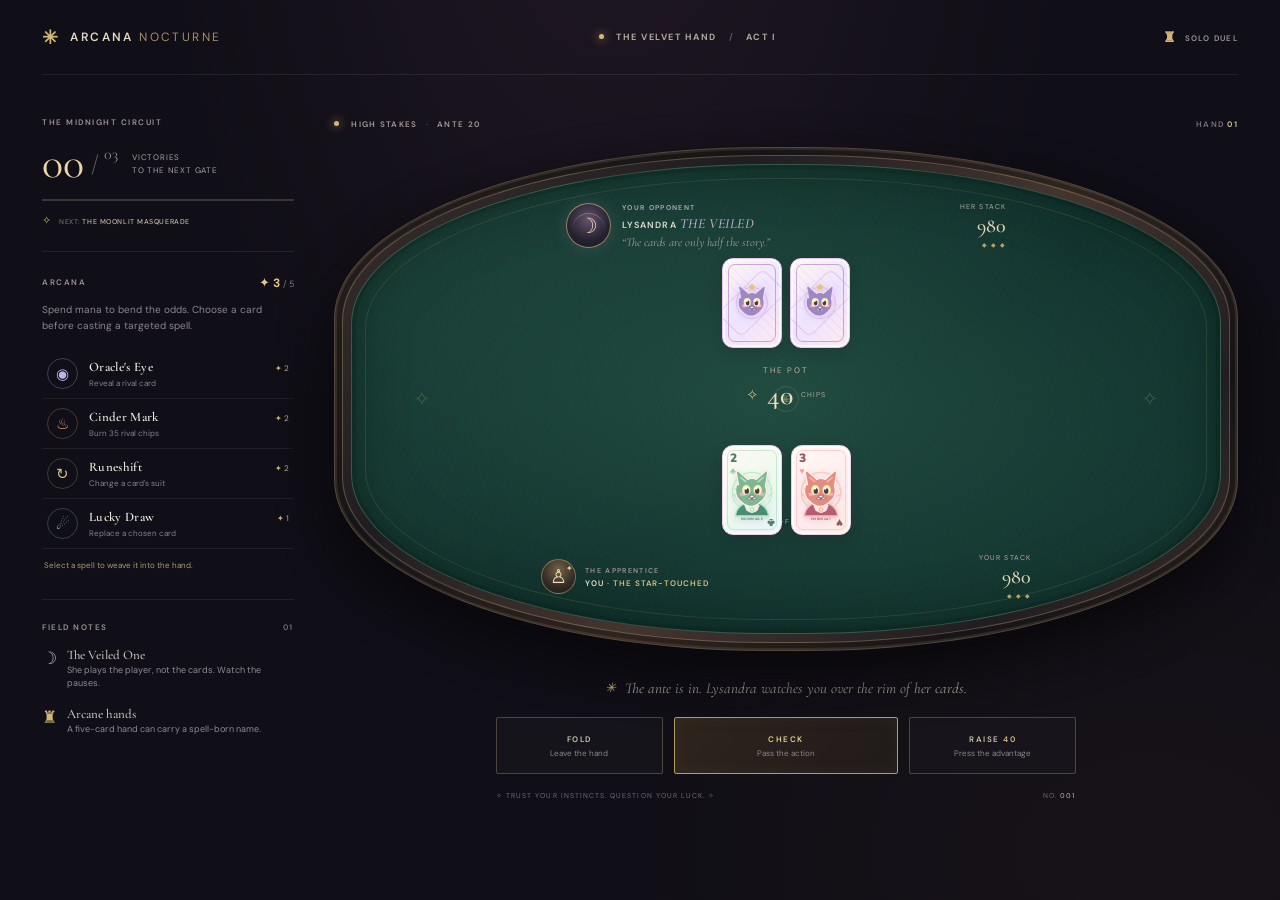
<file: index.html>
<!doctype html>
<html lang="en">
  <head>
    <meta charset="UTF-8" />
    <meta name="viewport" content="width=device-width, initial-scale=1.0" />
    <meta name="theme-color" content="#100e18" />
    <meta
      name="description"
      content="A high-stakes poker duel in a candlelit hall of magic."
    />
    <title>Arcana Nocturne — The Velvet Hand</title>
    <link rel="stylesheet" href="style.css?v=spellcat-design-v2" />
  </head>
  <body>
    <main class="game-shell">
      <header class="topbar">
        <a class="wordmark" href="#" aria-label="Arcana Nocturne home">
          <span class="wordmark-mark" aria-hidden="true">✳</span>
          <span>ARCANA <i>NOCTURNE</i></span>
        </a>
        <div class="tournament-label"><span></span> <b id="act-name">THE VELVET HAND</b> <span class="topbar-divider">/</span> <b id="act-number">ACT I</b></div>
        <div class="sound-button"><span aria-hidden="true">♜</span><span>SOLO DUEL</span></div>
      </header>

      <div class="game-layout">
        <aside class="left-rail">
          <div class="rail-section tournament-card">
            <div class="eyebrow">THE MIDNIGHT CIRCUIT</div>
            <div class="tournament-progress">
              <span class="progress-number" id="wins-count">00</span>
              <span class="progress-slash">/</span>
              <span class="progress-total">03</span>
              <span class="progress-copy">VICTORIES<br />TO THE NEXT GATE</span>
            </div>
            <div class="progress-track"><span id="progress-fill"></span></div>
            <div class="tournament-reward"><span aria-hidden="true">✧</span> NEXT: <b id="next-gate">THE MOONLIT MASQUERADE</b></div>
          </div>

          <div class="rail-section spell-section">
            <div class="section-heading">
              <span class="eyebrow">ARCANA</span>
              <span class="mana-counter"><span aria-hidden="true">✦</span> <b id="mana-count">3</b> <small>/ 5</small></span>
            </div>
            <p class="rail-intro">Spend mana to bend the odds. Choose a card before casting a targeted spell.</p>
            <button class="spell-card" id="spell-oracle" data-spell="oracle" type="button">
              <span class="spell-icon oracle-icon" aria-hidden="true">◉</span>
              <span class="spell-copy"><b>Oracle's Eye</b><small>Reveal a rival card</small></span>
              <span class="spell-cost">✦ 2</span>
            </button>
            <button class="spell-card" id="spell-cinder" data-spell="cinder" type="button">
              <span class="spell-icon cinder-icon" aria-hidden="true">♨</span>
              <span class="spell-copy"><b>Cinder Mark</b><small>Burn 35 rival chips</small></span>
              <span class="spell-cost">✦ 2</span>
            </button>
            <button class="spell-card" id="spell-runeshift" data-spell="runeshift" type="button">
              <span class="spell-icon shift-icon" aria-hidden="true">↻</span>
              <span class="spell-copy"><b>Runeshift</b><small>Change a card's suit</small></span>
              <span class="spell-cost">✦ 2</span>
            </button>
            <button class="spell-card" id="spell-lucky" data-spell="lucky" type="button">
              <span class="spell-icon lucky-icon" aria-hidden="true">☄</span>
              <span class="spell-copy"><b>Lucky Draw</b><small>Replace a chosen card</small></span>
              <span class="spell-cost">✦ 1</span>
            </button>
            <div class="spell-hint" id="spell-hint" aria-live="polite">Select a spell to weave it into the hand.</div>
          </div>

          <div class="rail-section journal-section">
            <div class="eyebrow">FIELD NOTES <span class="note-count">01</span></div>
            <div class="journal-entry">
              <span class="journal-glyph" aria-hidden="true">☽</span>
              <p><b>The Veiled One</b><br />She plays the player, not the cards. Watch the pauses.</p>
            </div>
            <div class="journal-entry">
              <span class="journal-glyph gold" aria-hidden="true">♜</span>
              <p><b>Arcane hands</b><br />A five-card hand can carry a spell-born name.</p>
            </div>
          </div>
        </aside>

        <section class="arena" aria-label="Poker table">
          <div class="arena-topline">
            <div class="ante-label"><span class="live-dot"></span> HIGH STAKES <span class="ante-divider">·</span> ANTE 20</div>
            <div class="hand-number">HAND <span id="hand-number">01</span></div>
          </div>

          <div class="table-wrap">
            <div class="table-halo"></div>
            <div class="table-rim"></div>
            <div class="table-felt">
              <div class="felt-ornament ornament-left" aria-hidden="true">✧</div>
              <div class="felt-ornament ornament-right" aria-hidden="true">✧</div>
              <div class="opponent-zone">
                <div class="opponent-info">
                  <div class="opponent-portrait" aria-hidden="true"><span>☽</span><i></i></div>
                  <div class="opponent-name"><span class="eyebrow">YOUR OPPONENT</span><b>LYSANDRA <i>THE VEILED</i></b><small id="opponent-mood">“The cards are only half the story.”</small></div>
                  <div class="opponent-stack"><small>HER STACK</small><b id="opponent-chips">1,000</b><span>◆ ◆ ◆</span></div>
                </div>
                <div class="opponent-cards" id="opponent-cards" aria-label="Opponent's cards"></div>
              </div>

              <div class="table-center">
                <div class="pot-display"><span class="pot-label">THE POT</span><div><span class="pot-glyph">✧</span><b id="pot-count">0</b><span class="pot-units">CHIPS</span></div></div>
                <div class="community-cards" id="community-cards" aria-label="Community cards"></div>
                <div class="round-label" id="round-label">THE TABLE AWAITS</div>
              </div>

              <div class="player-zone">
                <div class="player-cards" id="player-cards" aria-label="Your cards"></div>
                <div class="player-info">
                  <div class="player-identity">
                    <div class="player-crest" aria-hidden="true"><span>♙</span><i>✦</i></div>
                    <div><span class="eyebrow">THE APPRENTICE</span><b>YOU <i>· THE STAR-TOUCHED</i></b></div>
                  </div>
                  <div class="player-stack"><small>YOUR STACK</small><b id="player-chips">1,000</b><span>◆ ◆ ◆</span></div>
                </div>
              </div>
              <div class="table-emblem" aria-hidden="true"><span>✦</span><i>✧</i></div>
            </div>
          </div>

          <div class="action-area">
            <div class="duel-feed" id="duel-feed" aria-live="polite">
              <span class="feed-mark" aria-hidden="true">✳</span>
              <span id="feed-message">The velvet table is yours. Take your seat, apprentice.</span>
            </div>
            <div class="action-row">
              <button class="action-button secondary" id="fold-button" type="button" disabled><span>FOLD</span><small>Leave the hand</small></button>
              <button class="action-button primary" id="check-button" type="button"><span id="check-label">DEAL THE HAND</span><small id="check-detail">The night is young</small></button>
              <button class="action-button secondary raise-button" id="raise-button" type="button" disabled><span>RAISE <i>40</i></span><small>Press the advantage</small></button>
            </div>
            <div class="table-footer"><span>✧ TRUST YOUR INSTINCTS. QUESTION YOUR LUCK. ✧</span><span>NO. <b id="footer-hand">001</b></span></div>
          </div>
        </section>
      </div>
      <div class="toast" id="toast" role="status" aria-live="polite"></div>
    </main>
    <script src="game.js?v=spellcat-design"></script>
  </body>
</html>
</file>
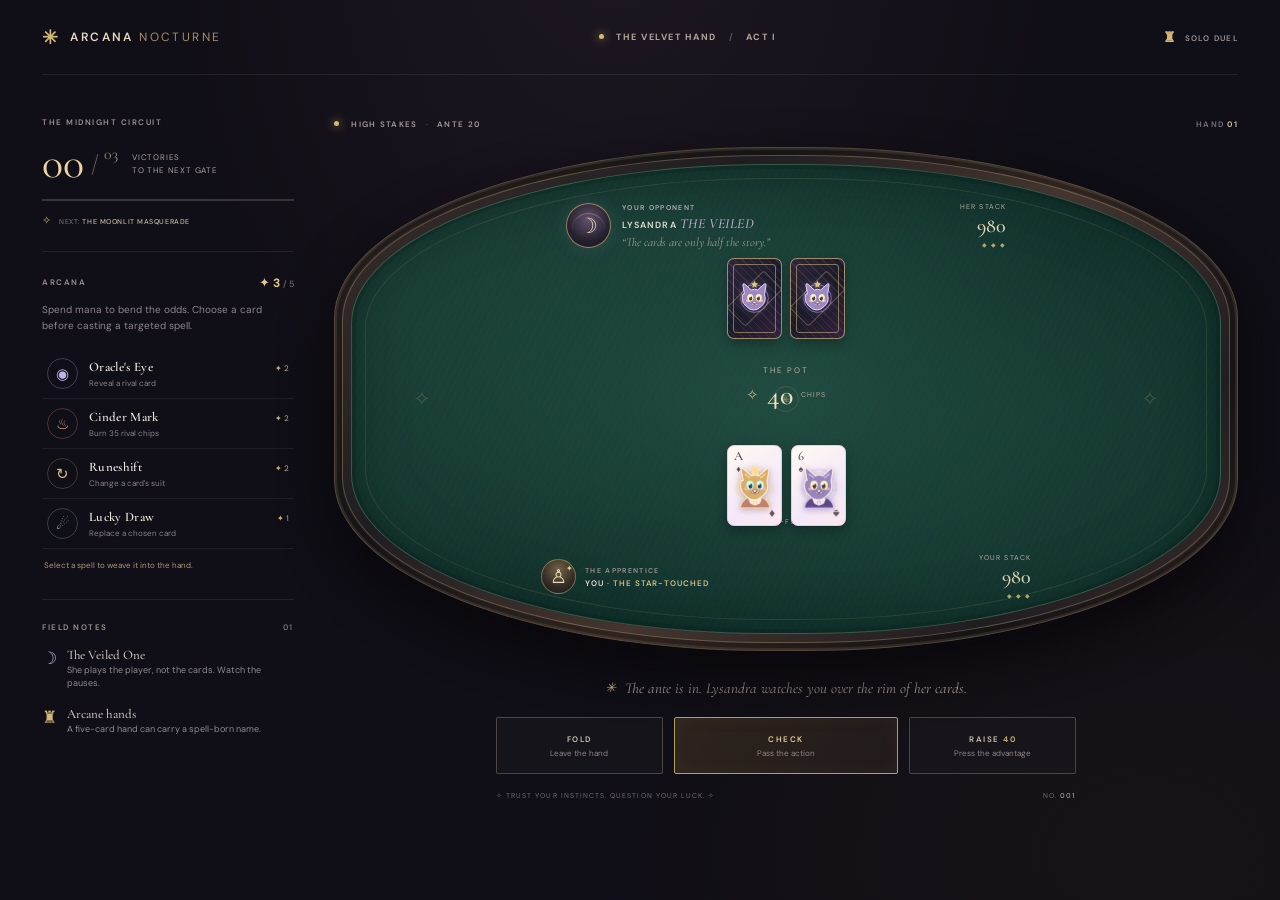
<file: before-restyle/index.html>
<!doctype html>
<html lang="en">
  <head>
    <meta charset="UTF-8" />
    <meta name="viewport" content="width=device-width, initial-scale=1.0" />
    <meta name="theme-color" content="#100e18" />
    <meta
      name="description"
      content="A high-stakes poker duel in a candlelit hall of magic."
    />
    <title>Arcana Nocturne — The Velvet Hand</title>
    <link rel="stylesheet" href="style.css?v=cute-cards" />
  </head>
  <body>
    <main class="game-shell">
      <header class="topbar">
        <a class="wordmark" href="#" aria-label="Arcana Nocturne home">
          <span class="wordmark-mark" aria-hidden="true">✳</span>
          <span>ARCANA <i>NOCTURNE</i></span>
        </a>
        <div class="tournament-label"><span></span> <b id="act-name">THE VELVET HAND</b> <span class="topbar-divider">/</span> <b id="act-number">ACT I</b></div>
        <div class="sound-button"><span aria-hidden="true">♜</span><span>SOLO DUEL</span></div>
      </header>

      <div class="game-layout">
        <aside class="left-rail">
          <div class="rail-section tournament-card">
            <div class="eyebrow">THE MIDNIGHT CIRCUIT</div>
            <div class="tournament-progress">
              <span class="progress-number" id="wins-count">00</span>
              <span class="progress-slash">/</span>
              <span class="progress-total">03</span>
              <span class="progress-copy">VICTORIES<br />TO THE NEXT GATE</span>
            </div>
            <div class="progress-track"><span id="progress-fill"></span></div>
            <div class="tournament-reward"><span aria-hidden="true">✧</span> NEXT: <b id="next-gate">THE MOONLIT MASQUERADE</b></div>
          </div>

          <div class="rail-section spell-section">
            <div class="section-heading">
              <span class="eyebrow">ARCANA</span>
              <span class="mana-counter"><span aria-hidden="true">✦</span> <b id="mana-count">3</b> <small>/ 5</small></span>
            </div>
            <p class="rail-intro">Spend mana to bend the odds. Choose a card before casting a targeted spell.</p>
            <button class="spell-card" id="spell-oracle" data-spell="oracle" type="button">
              <span class="spell-icon oracle-icon" aria-hidden="true">◉</span>
              <span class="spell-copy"><b>Oracle's Eye</b><small>Reveal a rival card</small></span>
              <span class="spell-cost">✦ 2</span>
            </button>
            <button class="spell-card" id="spell-cinder" data-spell="cinder" type="button">
              <span class="spell-icon cinder-icon" aria-hidden="true">♨</span>
              <span class="spell-copy"><b>Cinder Mark</b><small>Burn 35 rival chips</small></span>
              <span class="spell-cost">✦ 2</span>
            </button>
            <button class="spell-card" id="spell-runeshift" data-spell="runeshift" type="button">
              <span class="spell-icon shift-icon" aria-hidden="true">↻</span>
              <span class="spell-copy"><b>Runeshift</b><small>Change a card's suit</small></span>
              <span class="spell-cost">✦ 2</span>
            </button>
            <button class="spell-card" id="spell-lucky" data-spell="lucky" type="button">
              <span class="spell-icon lucky-icon" aria-hidden="true">☄</span>
              <span class="spell-copy"><b>Lucky Draw</b><small>Replace a chosen card</small></span>
              <span class="spell-cost">✦ 1</span>
            </button>
            <div class="spell-hint" id="spell-hint" aria-live="polite">Select a spell to weave it into the hand.</div>
          </div>

          <div class="rail-section journal-section">
            <div class="eyebrow">FIELD NOTES <span class="note-count">01</span></div>
            <div class="journal-entry">
              <span class="journal-glyph" aria-hidden="true">☽</span>
              <p><b>The Veiled One</b><br />She plays the player, not the cards. Watch the pauses.</p>
            </div>
            <div class="journal-entry">
              <span class="journal-glyph gold" aria-hidden="true">♜</span>
              <p><b>Arcane hands</b><br />A five-card hand can carry a spell-born name.</p>
            </div>
          </div>
        </aside>

        <section class="arena" aria-label="Poker table">
          <div class="arena-topline">
            <div class="ante-label"><span class="live-dot"></span> HIGH STAKES <span class="ante-divider">·</span> ANTE 20</div>
            <div class="hand-number">HAND <span id="hand-number">01</span></div>
          </div>

          <div class="table-wrap">
            <div class="table-halo"></div>
            <div class="table-rim"></div>
            <div class="table-felt">
              <div class="felt-ornament ornament-left" aria-hidden="true">✧</div>
              <div class="felt-ornament ornament-right" aria-hidden="true">✧</div>
              <div class="opponent-zone">
                <div class="opponent-info">
                  <div class="opponent-portrait" aria-hidden="true"><span>☽</span><i></i></div>
                  <div class="opponent-name"><span class="eyebrow">YOUR OPPONENT</span><b>LYSANDRA <i>THE VEILED</i></b><small id="opponent-mood">“The cards are only half the story.”</small></div>
                  <div class="opponent-stack"><small>HER STACK</small><b id="opponent-chips">1,000</b><span>◆ ◆ ◆</span></div>
                </div>
                <div class="opponent-cards" id="opponent-cards" aria-label="Opponent's cards"></div>
              </div>

              <div class="table-center">
                <div class="pot-display"><span class="pot-label">THE POT</span><div><span class="pot-glyph">✧</span><b id="pot-count">0</b><span class="pot-units">CHIPS</span></div></div>
                <div class="community-cards" id="community-cards" aria-label="Community cards"></div>
                <div class="round-label" id="round-label">THE TABLE AWAITS</div>
              </div>

              <div class="player-zone">
                <div class="player-cards" id="player-cards" aria-label="Your cards"></div>
                <div class="player-info">
                  <div class="player-identity">
                    <div class="player-crest" aria-hidden="true"><span>♙</span><i>✦</i></div>
                    <div><span class="eyebrow">THE APPRENTICE</span><b>YOU <i>· THE STAR-TOUCHED</i></b></div>
                  </div>
                  <div class="player-stack"><small>YOUR STACK</small><b id="player-chips">1,000</b><span>◆ ◆ ◆</span></div>
                </div>
              </div>
              <div class="table-emblem" aria-hidden="true"><span>✦</span><i>✧</i></div>
            </div>
          </div>

          <div class="action-area">
            <div class="duel-feed" id="duel-feed" aria-live="polite">
              <span class="feed-mark" aria-hidden="true">✳</span>
              <span id="feed-message">The velvet table is yours. Take your seat, apprentice.</span>
            </div>
            <div class="action-row">
              <button class="action-button secondary" id="fold-button" type="button" disabled><span>FOLD</span><small>Leave the hand</small></button>
              <button class="action-button primary" id="check-button" type="button"><span id="check-label">DEAL THE HAND</span><small id="check-detail">The night is young</small></button>
              <button class="action-button secondary raise-button" id="raise-button" type="button" disabled><span>RAISE <i>40</i></span><small>Press the advantage</small></button>
            </div>
            <div class="table-footer"><span>✧ TRUST YOUR INSTINCTS. QUESTION YOUR LUCK. ✧</span><span>NO. <b id="footer-hand">001</b></span></div>
          </div>
        </section>
      </div>
      <div class="toast" id="toast" role="status" aria-live="polite"></div>
    </main>
    <script src="game.js?v=opening-hand"></script>
  </body>
</html>
</file>
<file: style.css>
@import url('https://fonts.googleapis.com/css2?family=Cormorant+Garamond:wght@400;500;600;700&family=DM+Sans:wght@400;500;600;700&family=Nunito:wght@600;700;800;900&display=swap');

:root {
  color-scheme: dark;
  --ink: #eeeadf;
  --muted: #8d8792;
  --gold: #d3b675;
  --gold-soft: #90784d;
  --plum: #17141e;
  --panel: #19161f;
  --felt: #183c36;
  --felt-deep: #102e2a;
  --line: rgba(209, 183, 126, .18);
  font-family: 'DM Sans', sans-serif;
}

* { box-sizing: border-box; }
body {
  min-width: 320px;
  min-height: 100vh;
  margin: 0;
  color: var(--ink);
  background:
    radial-gradient(ellipse at 48% -15%, rgba(84, 55, 75, .22), transparent 49%),
    radial-gradient(ellipse at 90% 95%, rgba(76, 51, 36, .12), transparent 35%),
    #100e16;
}
button { font: inherit; }
button:focus-visible, a:focus-visible { outline: 2px solid #e5c986; outline-offset: 3px; }
.game-shell { max-width: 1600px; min-height: 100vh; margin: 0 auto; padding: 0 42px 28px; }
.topbar { height: 75px; display: flex; align-items: center; justify-content: space-between; border-bottom: 1px solid rgba(255,255,255,.075); }
.wordmark { display: inline-flex; gap: 10px; align-items: center; color: #e4d8c0; font: 600 12px 'DM Sans', sans-serif; letter-spacing: .2em; text-decoration: none; }
.wordmark i { color: #a48e69; font-style: normal; font-weight: 400; }
.wordmark-mark { color: var(--gold); font-size: 19px; }
.tournament-label, .sound-button { font-size: 9px; font-weight: 600; letter-spacing: .17em; color: #b1a69a; }
.tournament-label > span:first-child, .live-dot { display: inline-block; width: 5px; height: 5px; border-radius: 50%; background: #d8b972; box-shadow: 0 0 10px #d8b972; vertical-align: 1px; margin-right: 9px; }
.topbar-divider { color: #645d69; margin: 0 8px; }
.sound-button { border: 0; padding: 10px 0 10px 10px; background: transparent; color: #9c9394; cursor: pointer; font-size: 8px; }
.sound-button span:first-child { color: var(--gold); font-size: 14px; vertical-align: -1px; margin-right: 7px; }
.game-layout { display: grid; grid-template-columns: 252px minmax(0, 1fr); gap: 40px; padding-top: 37px; }
.left-rail { padding-top: 5px; }
.rail-section { border-bottom: 1px solid rgba(255,255,255,.08); padding-bottom: 24px; margin-bottom: 22px; }
.eyebrow { color: #9e9290; font-size: 8px; letter-spacing: .19em; font-weight: 600; }
.tournament-progress { display: flex; align-items: center; margin-top: 17px; }
.progress-number { color: #ebd5a5; font: 400 44px/.9 'Cormorant Garamond', serif; }
.progress-slash { color: #645c61; font: 23px 'Cormorant Garamond', serif; margin: 0 5px 0 7px; }
.progress-total { align-self: flex-start; color: #92877e; font: 16px 'Cormorant Garamond', serif; }
.progress-copy { margin-left: 14px; color: #aaa1a0; font-size: 8px; line-height: 1.55; letter-spacing: .1em; }
.progress-track { height: 2px; margin: 15px 0 12px; background: #39333a; }
.progress-track span { display: block; width: 0; height: 100%; background: linear-gradient(90deg, #947c4d, #e1c98b); transition: width .45s ease; }
.tournament-reward { color: #817978; font-size: 7px; letter-spacing: .08em; }
.tournament-reward span { margin-right: 5px; color: #d3b675; font-size: 11px; }
.tournament-reward b { color: #c5b9a2; font-weight: 500; }
.section-heading { display: flex; align-items: center; justify-content: space-between; }
.mana-counter { color: #e2ca8b; font-size: 12px; }
.mana-counter span { font-size: 13px; }
.mana-counter small { color: #827a7b; font-size: 9px; }
.rail-intro { max-width: 220px; margin: 11px 0 14px; color: #8d858e; font-size: 10px; line-height: 1.65; }
.spell-card { display: flex; align-items: center; width: 100%; min-height: 50px; border: 1px solid transparent; border-bottom-color: rgba(255,255,255,.065); padding: 7px 4px; background: transparent; text-align: left; color: var(--ink); cursor: pointer; transition: background .2s, border-color .2s, opacity .2s; }
.spell-card:hover:not(:disabled) { background: rgba(208,181,125,.07); border-color: rgba(208,181,125,.19); }
.spell-card:disabled { opacity: .43; cursor: not-allowed; }
.spell-card.used { opacity: .34; }
.spell-icon { display: grid; width: 31px; height: 31px; flex: 0 0 31px; place-items: center; border: 1px solid rgba(214,191,139,.24); border-radius: 50%; margin-right: 11px; color: #d5bd85; font-size: 15px; }
.oracle-icon { color: #c0b3e8; border-color: rgba(192,179,232,.28); }
.cinder-icon { color: #df9d77; border-color: rgba(223,157,119,.28); }
.lucky-icon { color: #8cc4b8; border-color: rgba(140,196,184,.28); }
.spell-copy { display: grid; gap: 3px; }
.spell-copy b { font: 600 13px 'Cormorant Garamond', serif; letter-spacing: .025em; }
.spell-copy small { color: #89818a; font-size: 8px; }
.spell-cost { align-self: flex-start; margin: 6px 0 0 auto; color: #c8b479; font-size: 8px; white-space: nowrap; }
.spell-hint { min-height: 26px; padding: 10px 2px 0; color: #ab9b76; font-size: 8px; line-height: 1.5; }
.journal-section { border: 0; }
.note-count { float: right; color: #756d72; }
.journal-entry { display: flex; gap: 10px; margin-top: 15px; }
.journal-glyph { color: #bab0cf; font-size: 17px; }
.journal-glyph.gold { color: #d2b778; }
.journal-entry p { margin: 0; color: #918a91; font-size: 9px; line-height: 1.55; }
.journal-entry b { color: #d0c8bf; font: 500 13px 'Cormorant Garamond', serif; }
.arena { min-width: 0; }
.arena-topline { display: flex; align-items: center; justify-content: space-between; height: 23px; margin-bottom: 12px; }
.ante-label, .hand-number { color: #a69b9a; font-size: 8px; font-weight: 600; letter-spacing: .16em; }
.ante-label .live-dot { width: 5px; height: 5px; }
.ante-divider { color: #645c61; margin: 0 5px; }
.hand-number { color: #79717b; }
.hand-number span { color: #d4c7a6; }
.table-wrap { position: relative; min-height: 504px; padding: 10px; }
.table-halo { position: absolute; inset: 14% 11% 11%; border-radius: 50%; background: rgba(70,143,122,.1); filter: blur(40px); pointer-events: none; }
.table-rim { position: absolute; inset: 0; overflow: hidden; border: 1px solid #54483d; border-radius: 48% / 34%; background: linear-gradient(135deg,#3b302b,#201d21 30%,#44352e 55%,#211d21 80%,#3c302a); box-shadow: 0 22px 50px #09080c, inset 0 0 0 2px rgba(209,180,123,.12), inset 0 0 0 7px rgba(0,0,0,.32); }
.table-rim::after { position: absolute; inset: 7px; border: 1px solid rgba(219,192,132,.3); border-radius: inherit; content: ""; }
.table-felt { position: absolute; inset: 17px; overflow: hidden; border: 1px solid rgba(164,200,163,.22); border-radius: 48% / 34%; background:
  radial-gradient(ellipse at 50% 50%, rgba(50,102,86,.44), transparent 64%),
  repeating-linear-gradient(117deg, transparent, transparent 3px, rgba(214,230,202,.012) 4px, transparent 6px),
  linear-gradient(145deg, #1d443b, #13352f 55%, #163b34);
  box-shadow: inset 0 0 50px rgba(4,17,15,.53), inset 0 0 0 4px rgba(2,14,12,.14); }
.table-felt::before { position: absolute; inset: 13px; border: 1px solid rgba(208,188,135,.13); border-radius: inherit; content: ""; pointer-events: none; }
.felt-ornament { position: absolute; top: 47%; color: rgba(216,191,139,.21); font-size: 21px; }
.ornament-left { left: 7%; }
.ornament-right { right: 7%; }
.opponent-zone, .player-zone, .table-center { position: absolute; z-index: 1; left: 50%; transform: translateX(-50%); }
.opponent-zone { top: 8%; width: min(440px, 85%); }
.opponent-info { display: flex; align-items: center; }
.opponent-portrait, .player-crest { position: relative; display: grid; width: 45px; height: 45px; flex: 0 0 45px; place-items: center; overflow: hidden; border: 1px solid rgba(211,182,117,.65); border-radius: 50%; background: radial-gradient(circle at 50% 36%, #65536c, #272332 58%, #13131b); box-shadow: 0 0 18px rgba(195,163,216,.14); }
.opponent-portrait span { z-index: 1; color: #e4d4bc; font-size: 21px; }
.opponent-portrait i { position: absolute; inset: 9px 5px 0; border-top: 1px solid rgba(222,198,157,.35); border-radius: 50%; }
.opponent-name { display: grid; gap: 3px; margin-left: 11px; }
.opponent-name .eyebrow { color: #b8a8c0; font-size: 7px; }
.opponent-name b, .player-identity b { color: #e4dcd1; font-size: 9px; font-weight: 600; letter-spacing: .12em; }
.opponent-name b i { color: #c6b0d5; font-family: 'Cormorant Garamond', serif; font-size: 14px; letter-spacing: .04em; font-weight: 500; }
.opponent-name small { color: #a59c9d; font: italic 12px 'Cormorant Garamond', serif; }
.opponent-stack, .player-stack { display: grid; gap: 3px; margin-left: auto; text-align: right; }
.opponent-stack small, .player-stack small { color: #b2aaa1; font-size: 7px; letter-spacing: .16em; }
.opponent-stack b, .player-stack b { color: #e3d6b8; font: 500 20px 'Cormorant Garamond', serif; }
.opponent-stack span, .player-stack span { color: #bea462; font-size: 6px; letter-spacing: .18em; }
.opponent-cards { display: flex; justify-content: center; gap: 8px; min-height: 87px; margin-top: 9px; }
.table-center { top: 42%; display: flex; width: 100%; flex-direction: column; align-items: center; }
.pot-display { margin: -5px 0 10px; text-align: center; }
.pot-label { color: #bdb1a3; font-size: 8px; letter-spacing: .22em; }
.pot-display > div { display: flex; align-items: center; gap: 8px; margin-top: 0; }
.pot-glyph { color: #d5b978; font-size: 15px; }
.pot-display b { color: #f0dfb8; font: 500 28px 'Cormorant Garamond', serif; }
.pot-units { color: #b2a998; font-size: 7px; letter-spacing: .16em; }
.community-cards { display: flex; justify-content: center; min-height: 89px; gap: 7px; }
.round-label { margin-top: 6px; color: #c5b99d; font-size: 7px; letter-spacing: .22em; text-shadow: 0 1px 5px #0e2420; }
.player-zone { bottom: 7%; width: min(490px, 90%); }
.player-cards { display: flex; justify-content: center; gap: 9px; min-height: 100px; margin-bottom: 8px; }
.player-info { display: flex; align-items: center; }
.player-identity { display: flex; align-items: center; }
.player-crest { width: 35px; height: 35px; flex-basis: 35px; border-color: rgba(220,192,126,.45); background: radial-gradient(circle at 50% 30%, #746246, #312b25 60%, #17171b); box-shadow: none; }
.player-crest span { color: #eee1bd; font-size: 19px; }
.player-crest i { position: absolute; top: 3px; right: 2px; color: #e7ce8c; font-size: 8px; font-style: normal; }
.player-identity > div:last-child { display: grid; gap: 3px; margin-left: 9px; }
.player-identity .eyebrow { font-size: 7px; }
.player-identity b { font-size: 8px; }
.player-identity b i { color: #d7bd80; font-style: normal; }
.table-emblem { position: absolute; z-index: 0; top: 50%; left: 50%; display: grid; width: 26px; height: 26px; place-items: center; transform: translate(-50%,-50%); border: 1px solid rgba(207,185,132,.18); border-radius: 50%; color: rgba(214,191,140,.42); font-size: 10px; }
.table-emblem i { position: absolute; transform: rotate(45deg); color: rgba(214,191,140,.35); font-size: 20px; font-style: normal; }
.playing-card { --card-accent: #d7bbff; --card-ink: #695581; position: relative; width: 60px; height: 90px; flex: 0 0 60px; overflow: hidden; border: 1px solid #f0cfe1; border-radius: 11px; color: var(--card-ink); background: linear-gradient(145deg,#fffaf3,#f3e9ff 60%,#ffeaf0); box-shadow: 0 6px 13px rgba(37,25,43,.2), inset 0 0 0 2px rgba(255,255,255,.7); animation: deal-in .32s ease both; user-select: none; }
.playing-card.suit-0 { --card-accent: #c7a9f3; --card-ink: #715c91; background: radial-gradient(circle at 50% 49%, #f7efff, transparent 56%), linear-gradient(145deg,#fffaf3,#f0e9ff 65%,#e9efff); }
.playing-card.suit-1 { --card-accent: #ff9eae; --card-ink: #995568; background: radial-gradient(circle at 50% 49%, #fff1f0, transparent 56%), linear-gradient(145deg,#fffaf3,#ffeaf0 65%,#fff0dc); }
.playing-card.suit-2 { --card-accent: #f0c56f; --card-ink: #8d7046; background: radial-gradient(circle at 50% 49%, #fff8df, transparent 56%), linear-gradient(145deg,#fffaf3,#fff3db 65%,#fff0e8); }
.playing-card.suit-3 { --card-accent: #8bd1a2; --card-ink: #537c65; background: radial-gradient(circle at 50% 49%, #effff2, transparent 56%), linear-gradient(145deg,#fffaf3,#eaf8ed 65%,#e8f4ff); }
.playing-card::before { position: absolute; z-index: 1; inset: 4px; border: 1px solid color-mix(in srgb, var(--card-accent), transparent 58%); border-radius: 7px; content: ""; pointer-events: none; }
.playing-card.red { color: #a64864; }
.playing-card .card-corner { position: absolute; z-index: 2; top: 7px; left: 7px; display: grid; justify-items: center; font: 900 12px/.95 'Nunito', sans-serif; }
.playing-card .card-corner small { margin-top: 2px; color: var(--card-accent); font-size: 9px; }
.playing-card .card-center { position: absolute; inset: 0; display: grid; place-items: center; }
.playing-card .card-cat { position: relative; top: 3px; width: 50px; height: 58px; max-width: calc(100% - 4px); max-height: calc(100% - 16px); overflow: visible; filter: drop-shadow(0 2px 3px rgba(113,81,120,.2)); }
.playing-card .cat-halo { transform-box: fill-box; transform-origin: center; animation: halo-pulse 2.8s ease-in-out infinite alternate; }
.playing-card .cat-eye-glint { transform-box: fill-box; transform-origin: center; animation: sparkle 1.8s ease-in-out infinite alternate; }
.playing-card.back .card-back-cat { position: absolute; z-index: 1; inset: 0; width: 100%; height: 100%; padding: 14px 8px; }
.playing-card .card-back-cat { filter: drop-shadow(0 0 4px rgba(190,157,227,.35)); }
.playing-card .card-bottom { position: absolute; right: 6px; bottom: 4px; transform: rotate(180deg); font: 12px 'Cormorant Garamond', serif; }
.playing-card.back { overflow: hidden; border-color: #e8c4ed; background:
  radial-gradient(circle at 50% 48%, rgba(251,218,237,.7) 0 28%, transparent 29%),
  repeating-linear-gradient(45deg, transparent 0 6px, rgba(198,166,224,.13) 6px 7px),
  linear-gradient(135deg,#fff7f2,#eee4ff 52%,#ffeaf1); }
.playing-card.back::before, .playing-card.back::after { position: absolute; z-index: 2; inset: 5px; border: 1px solid rgba(169,132,195,.65); border-radius: 7px; content: ""; pointer-events: none; }
.playing-card.back::after { inset: 12px; transform: rotate(45deg); border-color: rgba(206,165,216,.45); }
.playing-card.selected { transform: translateY(-9px); border-color: #e3c67d; box-shadow: 0 0 0 2px rgba(227,198,125,.32), 0 9px 20px rgba(0,0,0,.4); }
.playing-card.selectable { cursor: pointer; transition: transform .18s, box-shadow .18s; }
.playing-card.selectable:hover { transform: translateY(-4px); }
.playing-card.revealed { border-color: #c9aedb; box-shadow: 0 0 14px rgba(198,166,224,.35); }
.action-area { max-width: 580px; margin: 19px auto 0; }
.duel-feed { display: flex; min-height: 35px; align-items: center; justify-content: center; gap: 9px; color: #b2a69e; font: italic 15px 'Cormorant Garamond', serif; text-align: center; }
.feed-mark { color: #d6bc7e; font-size: 13px; }
.action-row { display: grid; grid-template-columns: 1fr 1.35fr 1fr; gap: 11px; margin-top: 12px; }
.action-button { display: grid; min-height: 57px; align-content: center; justify-items: center; gap: 4px; border: 1px solid rgba(222,197,143,.28); border-radius: 2px; background: rgba(25,23,29,.77); color: #d0c4ae; cursor: pointer; transition: background .2s, border-color .2s, transform .2s, opacity .2s; }
.action-button:hover:not(:disabled) { transform: translateY(-2px); border-color: rgba(226,201,146,.66); background: rgba(190,159,99,.09); }
.action-button:disabled { opacity: .39; cursor: not-allowed; }
.action-button > span { font-size: 8px; font-weight: 600; letter-spacing: .18em; }
.action-button small { color: #8e8585; font-size: 8px; }
.action-button.primary { border-color: #b79c62; background: linear-gradient(120deg,rgba(147,114,57,.22),rgba(88,69,40,.19)); color: #e3cf9e; box-shadow: inset 0 0 18px rgba(213,182,117,.06); }
.action-button.primary:hover:not(:disabled) { border-color: #e0c47e; background: rgba(183,153,87,.22); }
.action-button.primary > span { color: #e7ce91; }
.raise-button > span i { color: #d5bb78; font-style: normal; }
.table-footer { display: flex; justify-content: space-between; margin-top: 17px; color: #746c71; font-size: 7px; letter-spacing: .15em; }
.table-footer b { color: #aca099; font-weight: 500; }
.toast { position: fixed; z-index: 10; right: 25px; bottom: 22px; max-width: 300px; border: 1px solid rgba(211,182,117,.35); padding: 12px 16px; background: #1d1922; color: #e1d4b8; font: 13px 'Cormorant Garamond', serif; opacity: 0; transform: translateY(9px); pointer-events: none; transition: opacity .2s, transform .2s; }
.toast.visible { opacity: 1; transform: translateY(0); }
.winner-glow { animation: win-glow 1.5s ease-in-out infinite alternate; }
@keyframes deal-in { from { transform: translateY(-8px) scale(.96); } to { transform: translateY(0) scale(1); } }
@keyframes win-glow { from { filter: drop-shadow(0 0 3px rgba(240,209,135,.25)); } to { filter: drop-shadow(0 0 14px rgba(240,209,135,.68)); } }
@keyframes halo-pulse { from { opacity: .62; } to { opacity: 1; } }
@keyframes sparkle { from { transform: scale(.75); opacity: .7; } to { transform: scale(1.2); opacity: 1; } }

@media (min-width: 1500px) {
  .game-shell { padding-right: 64px; padding-left: 64px; }
  .game-layout { grid-template-columns: 275px minmax(0, 1fr); gap: 55px; }
  .table-wrap { min-height: 570px; }
}
@media (min-width: 701px) and (max-height: 850px) {
  .topbar { height: 62px; }
  .game-layout { padding-top: 20px; }
  .table-wrap { min-height: 430px; }
  .action-area { margin-top: 8px; }
  .duel-feed { min-height: 27px; }
  .action-button { min-height: 50px; }
  .journal-section { display: none; }
}
@media (max-width: 1000px) {
  .game-shell { padding: 0 24px 24px; }
  .game-layout { grid-template-columns: 205px minmax(0, 1fr); gap: 22px; }
  .table-wrap { min-height: 480px; }
  .opponent-zone { top: 9%; }
  .playing-card { width: 49px; height: 73px; flex-basis: 49px; }
  .player-cards { min-height: 91px; }
}
@media (max-width: 700px) {
  .game-shell { padding: 0 14px 20px; }
  .topbar { height: 61px; }
  .wordmark { font-size: 10px; }
  .tournament-label { font-size: 7px; letter-spacing: .1em; }
  .sound-button { font-size: 7px; letter-spacing: .1em; }
  .game-layout { grid-template-columns: 1fr; gap: 6px; padding-top: 16px; }
  .left-rail { display: grid; grid-template-columns: 1fr 1fr; gap: 12px; }
  .rail-section { padding-bottom: 13px; margin-bottom: 7px; }
  .tournament-card { padding-right: 9px; }
  .tournament-progress { margin-top: 10px; }
  .progress-number { font-size: 35px; }
  .progress-copy { margin-left: 8px; font-size: 7px; }
  .tournament-reward { font-size: 6px; }
  .spell-section { grid-row: span 2; border-bottom: 0; }
  .rail-intro { margin: 7px 0 7px; font-size: 8px; }
  .spell-card { min-height: 39px; padding: 4px 1px; }
  .spell-icon { width: 25px; height: 25px; flex-basis: 25px; margin-right: 7px; font-size: 12px; }
  .spell-copy b { font-size: 11px; }
  .spell-copy small { font-size: 7px; }
  .spell-cost { font-size: 7px; }
  .spell-hint { padding-top: 5px; font-size: 7px; }
  .journal-section { display: none; }
  .arena-topline { margin-bottom: 4px; }
  .table-wrap { min-height: clamp(400px, 112vw, 490px); padding: 7px; }
  .table-felt { inset: 12px; }
  .table-rim::after { inset: 5px; }
  .opponent-zone { top: 9%; width: 86%; }
  .opponent-portrait { width: 35px; height: 35px; flex-basis: 35px; }
  .opponent-name { margin-left: 7px; }
  .opponent-name .eyebrow { font-size: 6px; }
  .opponent-name b { font-size: 7px; }
  .opponent-name b i { font-size: 12px; }
  .opponent-name small { max-width: 150px; font-size: 10px; }
  .opponent-stack b, .player-stack b { font-size: 17px; }
  .opponent-cards { min-height: 73px; margin-top: 5px; }
  .table-center { top: 42%; }
  .pot-display { margin-bottom: 5px; }
  .pot-display b { font-size: 23px; }
  .community-cards { min-height: 70px; gap: 3px; }
  .playing-card { width: clamp(36px, 9.2vw, 49px); height: clamp(56px, 13.3vw, 73px); flex-basis: clamp(36px, 9.2vw, 49px); border-radius: 8px; }
  .playing-card .card-corner { top: 4px; left: 4px; font-size: 11px; }
  .playing-card .card-corner small { margin-top: 2px; font-size: 7px; }
  .playing-card .card-cat { width: 40px; height: 45px; }
  .playing-card .card-bottom { right: 4px; bottom: 3px; font-size: 10px; }
  .player-zone { bottom: 7%; width: 88%; }
  .player-cards { min-height: 78px; gap: 6px; margin-bottom: 6px; }
  .player-identity b { font-size: 7px; }
  .action-area { margin-top: 10px; }
  .duel-feed { min-height: 30px; font-size: 14px; }
  .action-row { gap: 6px; margin-top: 7px; }
  .action-button { min-height: 53px; }
  .action-button > span { font-size: 7px; letter-spacing: .12em; }
  .action-button small { font-size: 7px; }
}
@media (max-width: 380px) {
  .tournament-label { letter-spacing: .06em; }
  .wordmark { gap: 5px; font-size: 9px; letter-spacing: .14em; }
  .sound-button { padding-left: 2px; }
  .spell-cost { display: none; }
  .player-identity b i { display: none; }
}
</file>
<file: before-restyle/style.css>
@import url('https://fonts.googleapis.com/css2?family=Cormorant+Garamond:wght@400;500;600;700&family=DM+Sans:wght@400;500;600;700&display=swap');

:root {
  color-scheme: dark;
  --ink: #eeeadf;
  --muted: #8d8792;
  --gold: #d3b675;
  --gold-soft: #90784d;
  --plum: #17141e;
  --panel: #19161f;
  --felt: #183c36;
  --felt-deep: #102e2a;
  --line: rgba(209, 183, 126, .18);
  font-family: 'DM Sans', sans-serif;
}

* { box-sizing: border-box; }
body {
  min-width: 320px;
  min-height: 100vh;
  margin: 0;
  color: var(--ink);
  background:
    radial-gradient(ellipse at 48% -15%, rgba(84, 55, 75, .22), transparent 49%),
    radial-gradient(ellipse at 90% 95%, rgba(76, 51, 36, .12), transparent 35%),
    #100e16;
}
button { font: inherit; }
button:focus-visible, a:focus-visible { outline: 2px solid #e5c986; outline-offset: 3px; }
.game-shell { max-width: 1600px; min-height: 100vh; margin: 0 auto; padding: 0 42px 28px; }
.topbar { height: 75px; display: flex; align-items: center; justify-content: space-between; border-bottom: 1px solid rgba(255,255,255,.075); }
.wordmark { display: inline-flex; gap: 10px; align-items: center; color: #e4d8c0; font: 600 12px 'DM Sans', sans-serif; letter-spacing: .2em; text-decoration: none; }
.wordmark i { color: #a48e69; font-style: normal; font-weight: 400; }
.wordmark-mark { color: var(--gold); font-size: 19px; }
.tournament-label, .sound-button { font-size: 9px; font-weight: 600; letter-spacing: .17em; color: #b1a69a; }
.tournament-label > span:first-child, .live-dot { display: inline-block; width: 5px; height: 5px; border-radius: 50%; background: #d8b972; box-shadow: 0 0 10px #d8b972; vertical-align: 1px; margin-right: 9px; }
.topbar-divider { color: #645d69; margin: 0 8px; }
.sound-button { border: 0; padding: 10px 0 10px 10px; background: transparent; color: #9c9394; cursor: pointer; font-size: 8px; }
.sound-button span:first-child { color: var(--gold); font-size: 14px; vertical-align: -1px; margin-right: 7px; }
.game-layout { display: grid; grid-template-columns: 252px minmax(0, 1fr); gap: 40px; padding-top: 37px; }
.left-rail { padding-top: 5px; }
.rail-section { border-bottom: 1px solid rgba(255,255,255,.08); padding-bottom: 24px; margin-bottom: 22px; }
.eyebrow { color: #9e9290; font-size: 8px; letter-spacing: .19em; font-weight: 600; }
.tournament-progress { display: flex; align-items: center; margin-top: 17px; }
.progress-number { color: #ebd5a5; font: 400 44px/.9 'Cormorant Garamond', serif; }
.progress-slash { color: #645c61; font: 23px 'Cormorant Garamond', serif; margin: 0 5px 0 7px; }
.progress-total { align-self: flex-start; color: #92877e; font: 16px 'Cormorant Garamond', serif; }
.progress-copy { margin-left: 14px; color: #aaa1a0; font-size: 8px; line-height: 1.55; letter-spacing: .1em; }
.progress-track { height: 2px; margin: 15px 0 12px; background: #39333a; }
.progress-track span { display: block; width: 0; height: 100%; background: linear-gradient(90deg, #947c4d, #e1c98b); transition: width .45s ease; }
.tournament-reward { color: #817978; font-size: 7px; letter-spacing: .08em; }
.tournament-reward span { margin-right: 5px; color: #d3b675; font-size: 11px; }
.tournament-reward b { color: #c5b9a2; font-weight: 500; }
.section-heading { display: flex; align-items: center; justify-content: space-between; }
.mana-counter { color: #e2ca8b; font-size: 12px; }
.mana-counter span { font-size: 13px; }
.mana-counter small { color: #827a7b; font-size: 9px; }
.rail-intro { max-width: 220px; margin: 11px 0 14px; color: #8d858e; font-size: 10px; line-height: 1.65; }
.spell-card { display: flex; align-items: center; width: 100%; min-height: 50px; border: 1px solid transparent; border-bottom-color: rgba(255,255,255,.065); padding: 7px 4px; background: transparent; text-align: left; color: var(--ink); cursor: pointer; transition: background .2s, border-color .2s, opacity .2s; }
.spell-card:hover:not(:disabled) { background: rgba(208,181,125,.07); border-color: rgba(208,181,125,.19); }
.spell-card:disabled { opacity: .43; cursor: not-allowed; }
.spell-card.used { opacity: .34; }
.spell-icon { display: grid; width: 31px; height: 31px; flex: 0 0 31px; place-items: center; border: 1px solid rgba(214,191,139,.24); border-radius: 50%; margin-right: 11px; color: #d5bd85; font-size: 15px; }
.oracle-icon { color: #c0b3e8; border-color: rgba(192,179,232,.28); }
.cinder-icon { color: #df9d77; border-color: rgba(223,157,119,.28); }
.lucky-icon { color: #8cc4b8; border-color: rgba(140,196,184,.28); }
.spell-copy { display: grid; gap: 3px; }
.spell-copy b { font: 600 13px 'Cormorant Garamond', serif; letter-spacing: .025em; }
.spell-copy small { color: #89818a; font-size: 8px; }
.spell-cost { align-self: flex-start; margin: 6px 0 0 auto; color: #c8b479; font-size: 8px; white-space: nowrap; }
.spell-hint { min-height: 26px; padding: 10px 2px 0; color: #ab9b76; font-size: 8px; line-height: 1.5; }
.journal-section { border: 0; }
.note-count { float: right; color: #756d72; }
.journal-entry { display: flex; gap: 10px; margin-top: 15px; }
.journal-glyph { color: #bab0cf; font-size: 17px; }
.journal-glyph.gold { color: #d2b778; }
.journal-entry p { margin: 0; color: #918a91; font-size: 9px; line-height: 1.55; }
.journal-entry b { color: #d0c8bf; font: 500 13px 'Cormorant Garamond', serif; }
.arena { min-width: 0; }
.arena-topline { display: flex; align-items: center; justify-content: space-between; height: 23px; margin-bottom: 12px; }
.ante-label, .hand-number { color: #a69b9a; font-size: 8px; font-weight: 600; letter-spacing: .16em; }
.ante-label .live-dot { width: 5px; height: 5px; }
.ante-divider { color: #645c61; margin: 0 5px; }
.hand-number { color: #79717b; }
.hand-number span { color: #d4c7a6; }
.table-wrap { position: relative; min-height: 504px; padding: 10px; }
.table-halo { position: absolute; inset: 14% 11% 11%; border-radius: 50%; background: rgba(70,143,122,.1); filter: blur(40px); pointer-events: none; }
.table-rim { position: absolute; inset: 0; overflow: hidden; border: 1px solid #54483d; border-radius: 48% / 34%; background: linear-gradient(135deg,#3b302b,#201d21 30%,#44352e 55%,#211d21 80%,#3c302a); box-shadow: 0 22px 50px #09080c, inset 0 0 0 2px rgba(209,180,123,.12), inset 0 0 0 7px rgba(0,0,0,.32); }
.table-rim::after { position: absolute; inset: 7px; border: 1px solid rgba(219,192,132,.3); border-radius: inherit; content: ""; }
.table-felt { position: absolute; inset: 17px; overflow: hidden; border: 1px solid rgba(164,200,163,.22); border-radius: 48% / 34%; background:
  radial-gradient(ellipse at 50% 50%, rgba(50,102,86,.44), transparent 64%),
  repeating-linear-gradient(117deg, transparent, transparent 3px, rgba(214,230,202,.012) 4px, transparent 6px),
  linear-gradient(145deg, #1d443b, #13352f 55%, #163b34);
  box-shadow: inset 0 0 50px rgba(4,17,15,.53), inset 0 0 0 4px rgba(2,14,12,.14); }
.table-felt::before { position: absolute; inset: 13px; border: 1px solid rgba(208,188,135,.13); border-radius: inherit; content: ""; pointer-events: none; }
.felt-ornament { position: absolute; top: 47%; color: rgba(216,191,139,.21); font-size: 21px; }
.ornament-left { left: 7%; }
.ornament-right { right: 7%; }
.opponent-zone, .player-zone, .table-center { position: absolute; z-index: 1; left: 50%; transform: translateX(-50%); }
.opponent-zone { top: 8%; width: min(440px, 85%); }
.opponent-info { display: flex; align-items: center; }
.opponent-portrait, .player-crest { position: relative; display: grid; width: 45px; height: 45px; flex: 0 0 45px; place-items: center; overflow: hidden; border: 1px solid rgba(211,182,117,.65); border-radius: 50%; background: radial-gradient(circle at 50% 36%, #65536c, #272332 58%, #13131b); box-shadow: 0 0 18px rgba(195,163,216,.14); }
.opponent-portrait span { z-index: 1; color: #e4d4bc; font-size: 21px; }
.opponent-portrait i { position: absolute; inset: 9px 5px 0; border-top: 1px solid rgba(222,198,157,.35); border-radius: 50%; }
.opponent-name { display: grid; gap: 3px; margin-left: 11px; }
.opponent-name .eyebrow { color: #b8a8c0; font-size: 7px; }
.opponent-name b, .player-identity b { color: #e4dcd1; font-size: 9px; font-weight: 600; letter-spacing: .12em; }
.opponent-name b i { color: #c6b0d5; font-family: 'Cormorant Garamond', serif; font-size: 14px; letter-spacing: .04em; font-weight: 500; }
.opponent-name small { color: #a59c9d; font: italic 12px 'Cormorant Garamond', serif; }
.opponent-stack, .player-stack { display: grid; gap: 3px; margin-left: auto; text-align: right; }
.opponent-stack small, .player-stack small { color: #b2aaa1; font-size: 7px; letter-spacing: .16em; }
.opponent-stack b, .player-stack b { color: #e3d6b8; font: 500 20px 'Cormorant Garamond', serif; }
.opponent-stack span, .player-stack span { color: #bea462; font-size: 6px; letter-spacing: .18em; }
.opponent-cards { display: flex; justify-content: center; gap: 8px; min-height: 87px; margin-top: 9px; }
.table-center { top: 42%; display: flex; width: 100%; flex-direction: column; align-items: center; }
.pot-display { margin: -5px 0 10px; text-align: center; }
.pot-label { color: #bdb1a3; font-size: 8px; letter-spacing: .22em; }
.pot-display > div { display: flex; align-items: center; gap: 8px; margin-top: 0; }
.pot-glyph { color: #d5b978; font-size: 15px; }
.pot-display b { color: #f0dfb8; font: 500 28px 'Cormorant Garamond', serif; }
.pot-units { color: #b2a998; font-size: 7px; letter-spacing: .16em; }
.community-cards { display: flex; justify-content: center; min-height: 89px; gap: 7px; }
.round-label { margin-top: 6px; color: #c5b99d; font-size: 7px; letter-spacing: .22em; text-shadow: 0 1px 5px #0e2420; }
.player-zone { bottom: 7%; width: min(490px, 90%); }
.player-cards { display: flex; justify-content: center; gap: 9px; min-height: 100px; margin-bottom: 8px; }
.player-info { display: flex; align-items: center; }
.player-identity { display: flex; align-items: center; }
.player-crest { width: 35px; height: 35px; flex-basis: 35px; border-color: rgba(220,192,126,.45); background: radial-gradient(circle at 50% 30%, #746246, #312b25 60%, #17171b); box-shadow: none; }
.player-crest span { color: #eee1bd; font-size: 19px; }
.player-crest i { position: absolute; top: 3px; right: 2px; color: #e7ce8c; font-size: 8px; font-style: normal; }
.player-identity > div:last-child { display: grid; gap: 3px; margin-left: 9px; }
.player-identity .eyebrow { font-size: 7px; }
.player-identity b { font-size: 8px; }
.player-identity b i { color: #d7bd80; font-style: normal; }
.table-emblem { position: absolute; z-index: 0; top: 50%; left: 50%; display: grid; width: 26px; height: 26px; place-items: center; transform: translate(-50%,-50%); border: 1px solid rgba(207,185,132,.18); border-radius: 50%; color: rgba(214,191,140,.42); font-size: 10px; }
.table-emblem i { position: absolute; transform: rotate(45deg); color: rgba(214,191,140,.35); font-size: 20px; font-style: normal; }
.playing-card { position: relative; width: 55px; height: 81px; flex: 0 0 55px; border: 1px solid #e6cce1; border-radius: 7px; color: #69505e; background: linear-gradient(145deg,#fff9f1,#f3e8fa 65%,#fce9ed); box-shadow: 0 5px 11px rgba(0,0,0,.27); animation: deal-in .32s ease both; user-select: none; }
.playing-card.red { color: #a6484b; }
.playing-card .card-corner { position: absolute; top: 5px; left: 6px; display: grid; justify-items: center; font: 600 13px/.9 'Cormorant Garamond', serif; }
.playing-card .card-corner small { margin-top: 3px; font-size: 9px; }
.playing-card .card-center { position: absolute; inset: 0; display: grid; place-items: center; }
.playing-card .card-cat { width: 44px; height: 48px; max-width: calc(100% - 4px); max-height: calc(100% - 18px); overflow: visible; filter: drop-shadow(0 1px 3px rgba(36,24,44,.3)); }
.playing-card .cat-halo { transform-box: fill-box; transform-origin: center; animation: halo-pulse 2.8s ease-in-out infinite alternate; }
.playing-card .cat-eye-glint { transform-box: fill-box; transform-origin: center; animation: sparkle 1.8s ease-in-out infinite alternate; }
.playing-card.back .card-back-cat { position: absolute; z-index: 1; inset: 0; width: 100%; height: 100%; padding: 14px 8px; }
.playing-card .card-back-cat { filter: drop-shadow(0 0 4px rgba(190,157,227,.35)); }
.playing-card .card-bottom { position: absolute; right: 6px; bottom: 4px; transform: rotate(180deg); font: 12px 'Cormorant Garamond', serif; }
.playing-card.back { overflow: hidden; border-color: rgba(222,194,139,.66); background:
  radial-gradient(circle at center, rgba(224,195,132,.18) 0 2px, transparent 3px),
  repeating-linear-gradient(45deg, transparent 0 5px, rgba(216,188,130,.1) 5px 6px),
  linear-gradient(135deg,#30253d,#191a29 52%,#34233e); }
.playing-card.back::before, .playing-card.back::after { position: absolute; inset: 5px; border: 1px solid rgba(221,194,135,.52); border-radius: 3px; content: ""; }
.playing-card.back::after { inset: 13px; transform: rotate(45deg); border-color: rgba(221,194,135,.33); }
.playing-card.selected { transform: translateY(-9px); border-color: #e3c67d; box-shadow: 0 0 0 2px rgba(227,198,125,.32), 0 9px 20px rgba(0,0,0,.4); }
.playing-card.selectable { cursor: pointer; transition: transform .18s, box-shadow .18s; }
.playing-card.selectable:hover { transform: translateY(-4px); }
.playing-card.revealed { border-color: #c9aedb; box-shadow: 0 0 14px rgba(198,166,224,.35); }
.action-area { max-width: 580px; margin: 19px auto 0; }
.duel-feed { display: flex; min-height: 35px; align-items: center; justify-content: center; gap: 9px; color: #b2a69e; font: italic 15px 'Cormorant Garamond', serif; text-align: center; }
.feed-mark { color: #d6bc7e; font-size: 13px; }
.action-row { display: grid; grid-template-columns: 1fr 1.35fr 1fr; gap: 11px; margin-top: 12px; }
.action-button { display: grid; min-height: 57px; align-content: center; justify-items: center; gap: 4px; border: 1px solid rgba(222,197,143,.28); border-radius: 2px; background: rgba(25,23,29,.77); color: #d0c4ae; cursor: pointer; transition: background .2s, border-color .2s, transform .2s, opacity .2s; }
.action-button:hover:not(:disabled) { transform: translateY(-2px); border-color: rgba(226,201,146,.66); background: rgba(190,159,99,.09); }
.action-button:disabled { opacity: .39; cursor: not-allowed; }
.action-button > span { font-size: 8px; font-weight: 600; letter-spacing: .18em; }
.action-button small { color: #8e8585; font-size: 8px; }
.action-button.primary { border-color: #b79c62; background: linear-gradient(120deg,rgba(147,114,57,.22),rgba(88,69,40,.19)); color: #e3cf9e; box-shadow: inset 0 0 18px rgba(213,182,117,.06); }
.action-button.primary:hover:not(:disabled) { border-color: #e0c47e; background: rgba(183,153,87,.22); }
.action-button.primary > span { color: #e7ce91; }
.raise-button > span i { color: #d5bb78; font-style: normal; }
.table-footer { display: flex; justify-content: space-between; margin-top: 17px; color: #746c71; font-size: 7px; letter-spacing: .15em; }
.table-footer b { color: #aca099; font-weight: 500; }
.toast { position: fixed; z-index: 10; right: 25px; bottom: 22px; max-width: 300px; border: 1px solid rgba(211,182,117,.35); padding: 12px 16px; background: #1d1922; color: #e1d4b8; font: 13px 'Cormorant Garamond', serif; opacity: 0; transform: translateY(9px); pointer-events: none; transition: opacity .2s, transform .2s; }
.toast.visible { opacity: 1; transform: translateY(0); }
.winner-glow { animation: win-glow 1.5s ease-in-out infinite alternate; }
@keyframes deal-in { from { opacity: 0; transform: translateY(-8px) scale(.96); } to { opacity: 1; } }
@keyframes win-glow { from { filter: drop-shadow(0 0 3px rgba(240,209,135,.25)); } to { filter: drop-shadow(0 0 14px rgba(240,209,135,.68)); } }
@keyframes halo-pulse { from { opacity: .62; } to { opacity: 1; } }
@keyframes sparkle { from { transform: scale(.75); opacity: .7; } to { transform: scale(1.2); opacity: 1; } }

@media (min-width: 1500px) {
  .game-shell { padding-right: 64px; padding-left: 64px; }
  .game-layout { grid-template-columns: 275px minmax(0, 1fr); gap: 55px; }
  .table-wrap { min-height: 570px; }
}
@media (min-width: 701px) and (max-height: 850px) {
  .topbar { height: 62px; }
  .game-layout { padding-top: 20px; }
  .table-wrap { min-height: 430px; }
  .action-area { margin-top: 8px; }
  .duel-feed { min-height: 27px; }
  .action-button { min-height: 50px; }
  .journal-section { display: none; }
}
@media (max-width: 1000px) {
  .game-shell { padding: 0 24px 24px; }
  .game-layout { grid-template-columns: 205px minmax(0, 1fr); gap: 22px; }
  .table-wrap { min-height: 480px; }
  .opponent-zone { top: 9%; }
  .playing-card { width: 49px; height: 73px; flex-basis: 49px; }
  .player-cards { min-height: 91px; }
}
@media (max-width: 700px) {
  .game-shell { padding: 0 14px 20px; }
  .topbar { height: 61px; }
  .wordmark { font-size: 10px; }
  .tournament-label { font-size: 7px; letter-spacing: .1em; }
  .sound-button { font-size: 7px; letter-spacing: .1em; }
  .game-layout { grid-template-columns: 1fr; gap: 6px; padding-top: 16px; }
  .left-rail { display: grid; grid-template-columns: 1fr 1fr; gap: 12px; }
  .rail-section { padding-bottom: 13px; margin-bottom: 7px; }
  .tournament-card { padding-right: 9px; }
  .tournament-progress { margin-top: 10px; }
  .progress-number { font-size: 35px; }
  .progress-copy { margin-left: 8px; font-size: 7px; }
  .tournament-reward { font-size: 6px; }
  .spell-section { grid-row: span 2; border-bottom: 0; }
  .rail-intro { margin: 7px 0 7px; font-size: 8px; }
  .spell-card { min-height: 39px; padding: 4px 1px; }
  .spell-icon { width: 25px; height: 25px; flex-basis: 25px; margin-right: 7px; font-size: 12px; }
  .spell-copy b { font-size: 11px; }
  .spell-copy small { font-size: 7px; }
  .spell-cost { font-size: 7px; }
  .spell-hint { padding-top: 5px; font-size: 7px; }
  .journal-section { display: none; }
  .arena-topline { margin-bottom: 4px; }
  .table-wrap { min-height: clamp(400px, 112vw, 490px); padding: 7px; }
  .table-felt { inset: 12px; }
  .table-rim::after { inset: 5px; }
  .opponent-zone { top: 9%; width: 86%; }
  .opponent-portrait { width: 35px; height: 35px; flex-basis: 35px; }
  .opponent-name { margin-left: 7px; }
  .opponent-name .eyebrow { font-size: 6px; }
  .opponent-name b { font-size: 7px; }
  .opponent-name b i { font-size: 12px; }
  .opponent-name small { max-width: 150px; font-size: 10px; }
  .opponent-stack b, .player-stack b { font-size: 17px; }
  .opponent-cards { min-height: 73px; margin-top: 5px; }
  .table-center { top: 42%; }
  .pot-display { margin-bottom: 5px; }
  .pot-display b { font-size: 23px; }
  .community-cards { min-height: 70px; gap: 3px; }
  .playing-card { width: clamp(36px, 9.2vw, 49px); height: clamp(56px, 13.3vw, 73px); flex-basis: clamp(36px, 9.2vw, 49px); }
  .playing-card .card-corner { top: 4px; left: 4px; font-size: 11px; }
  .playing-card .card-corner small { margin-top: 2px; font-size: 7px; }
  .playing-card .card-cat { width: 40px; height: 45px; }
  .playing-card .card-bottom { right: 4px; bottom: 3px; font-size: 10px; }
  .player-zone { bottom: 7%; width: 88%; }
  .player-cards { min-height: 78px; gap: 6px; margin-bottom: 6px; }
  .player-identity b { font-size: 7px; }
  .action-area { margin-top: 10px; }
  .duel-feed { min-height: 30px; font-size: 14px; }
  .action-row { gap: 6px; margin-top: 7px; }
  .action-button { min-height: 53px; }
  .action-button > span { font-size: 7px; letter-spacing: .12em; }
  .action-button small { font-size: 7px; }
}
@media (max-width: 380px) {
  .tournament-label { letter-spacing: .06em; }
  .wordmark { gap: 5px; font-size: 9px; letter-spacing: .14em; }
  .sound-button { padding-left: 2px; }
  .spell-cost { display: none; }
  .player-identity b i { display: none; }
}
</file>
